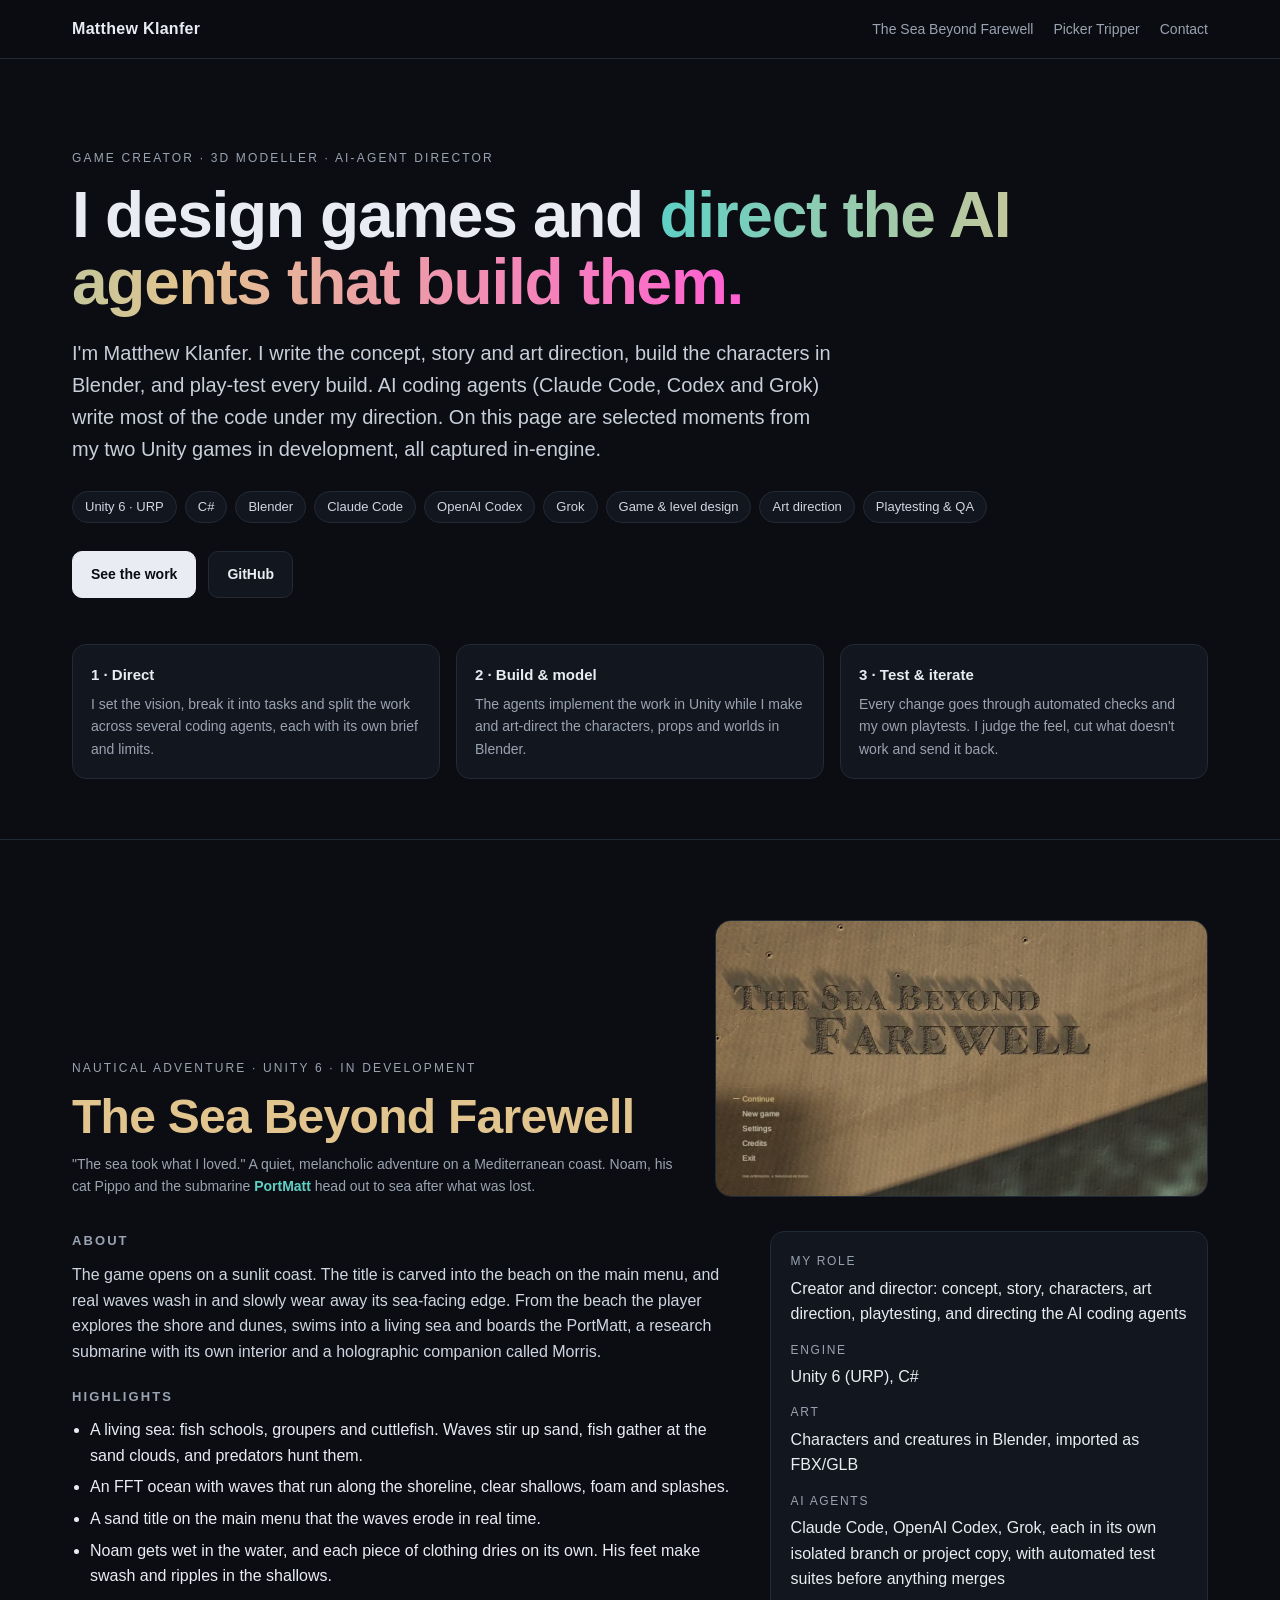
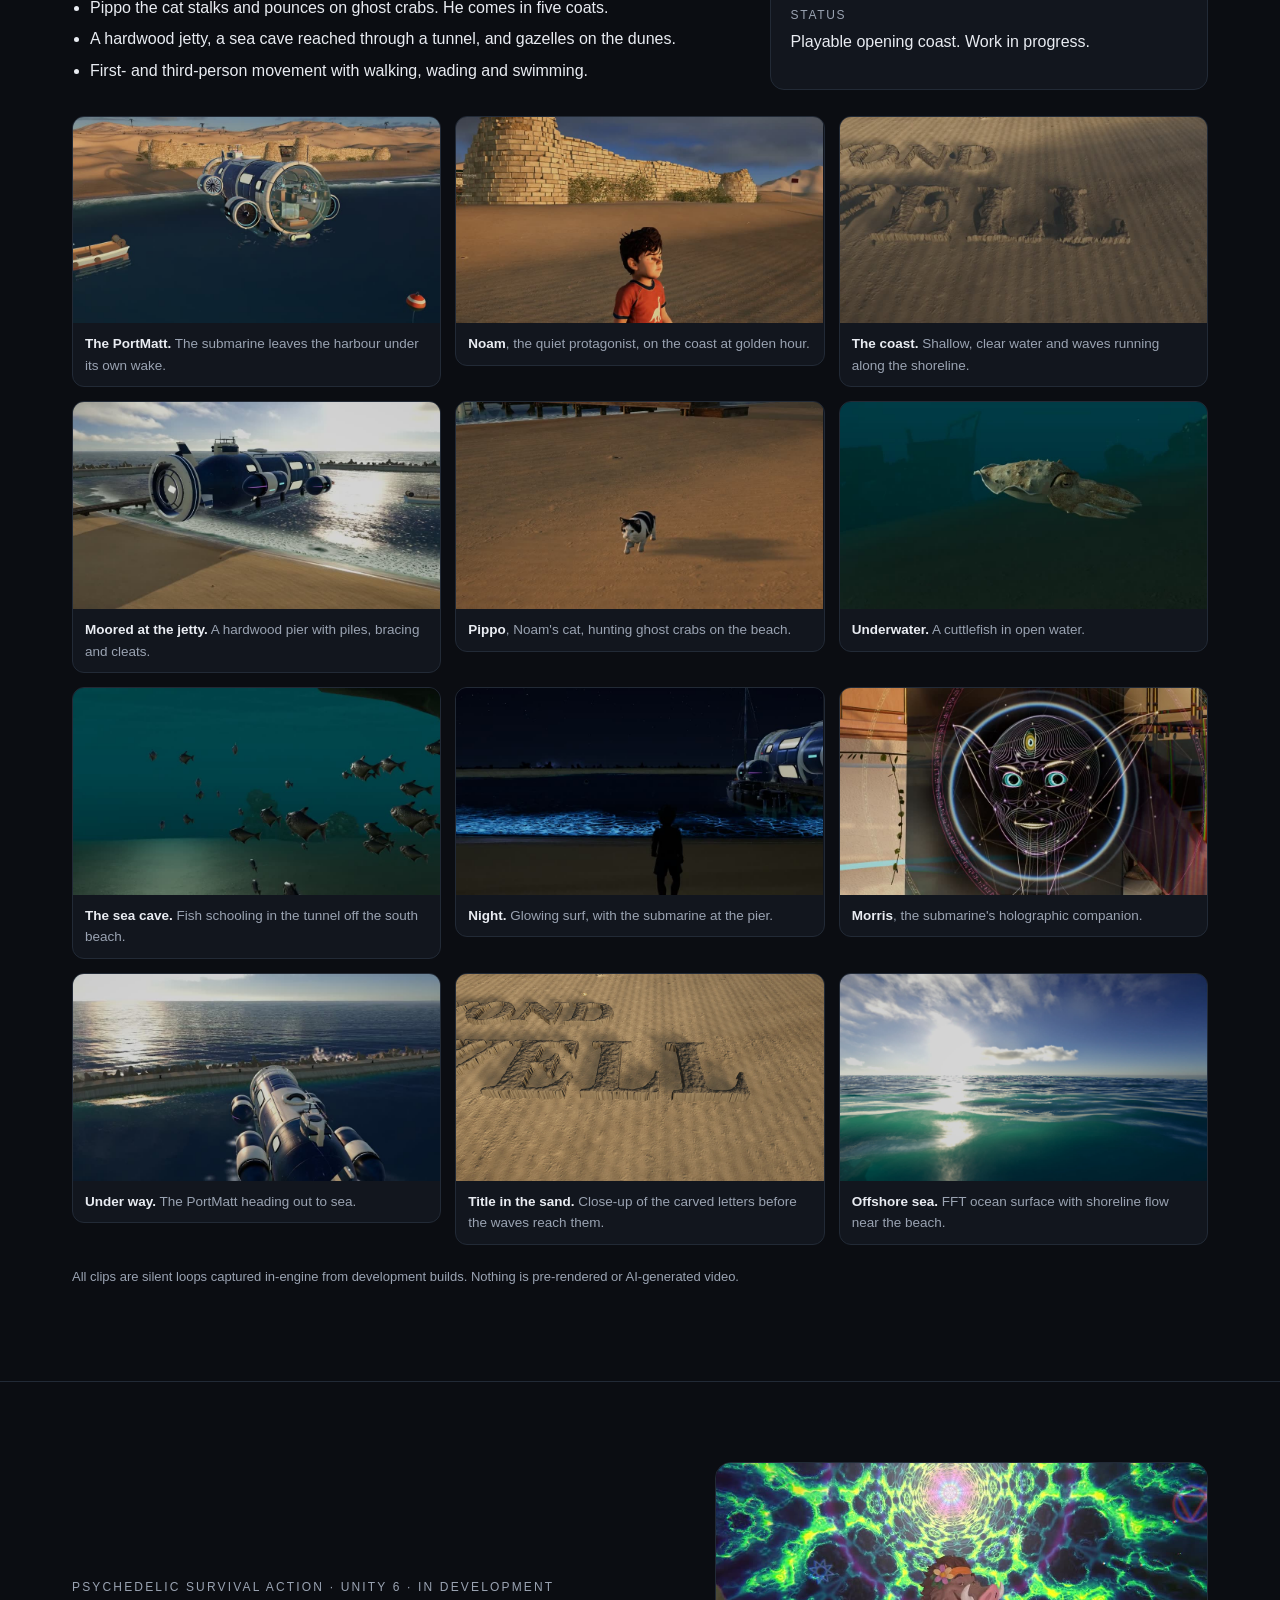
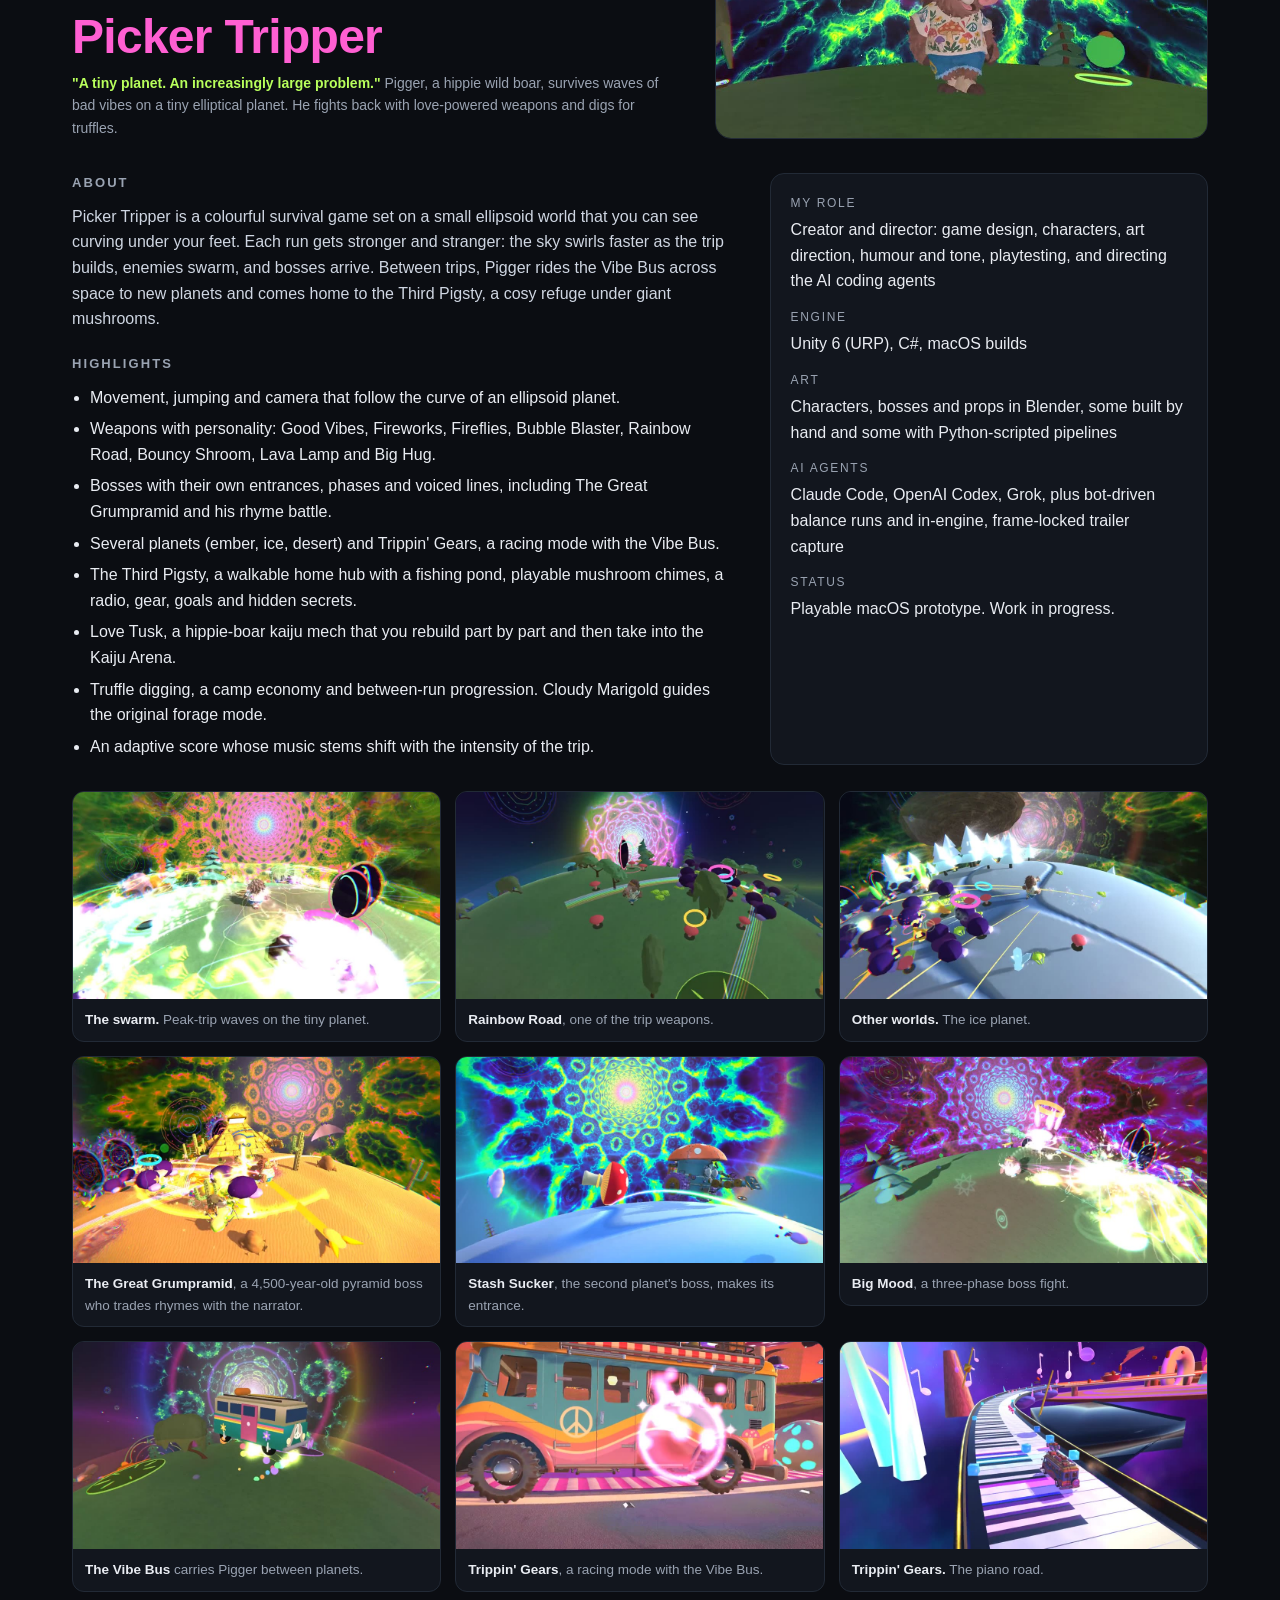
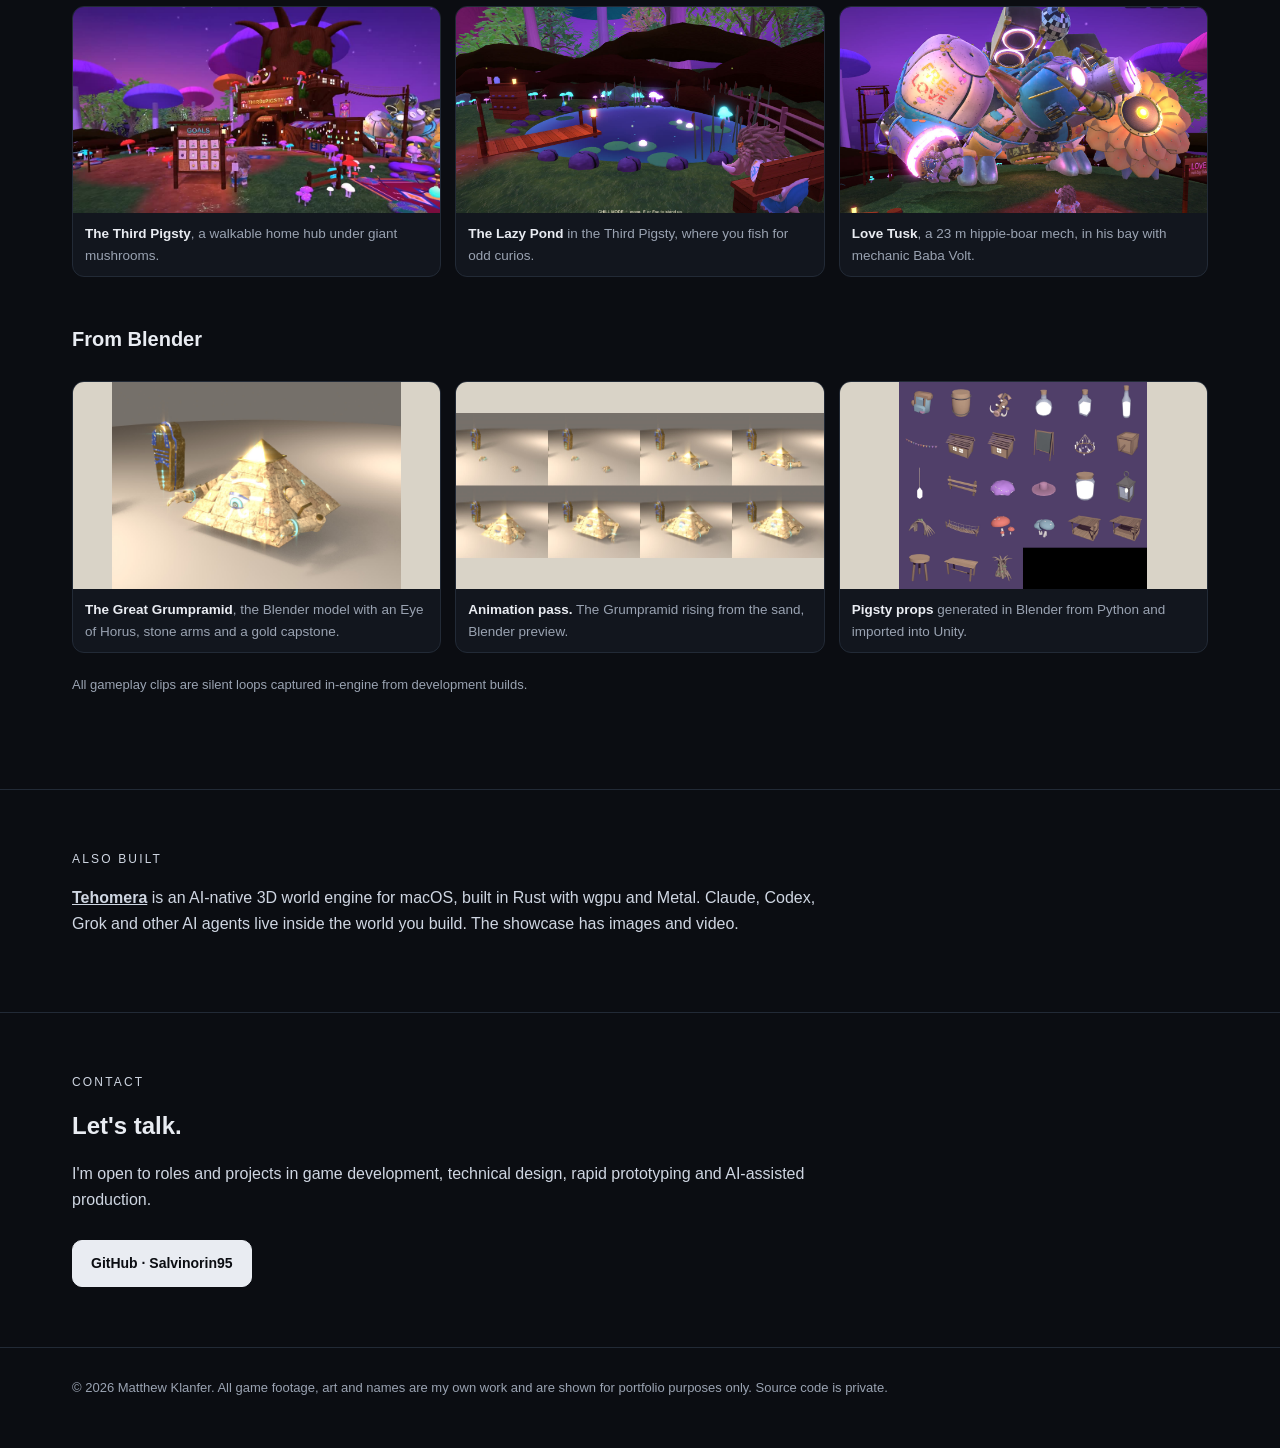
<file: index.html>
<!doctype html>
<html lang="en">
<head>
<meta charset="utf-8">
<meta name="viewport" content="width=device-width,initial-scale=1">
<title>Matthew Klanfer | Game Creator & 3D Artist</title>
<meta name="description" content="Portfolio of Matthew Klanfer, a game creator and 3D modeller who builds Unity games by directing AI coding agents. Selected work: The Sea Beyond Farewell and Picker Tripper.">
<meta property="og:title" content="Matthew Klanfer | Game Creator & 3D Artist">
<meta property="og:description" content="Unity games built by directing AI coding agents: The Sea Beyond Farewell and Picker Tripper.">
<meta property="og:image" content="media/sea/sub_aerial.jpg">
<meta name="theme-color" content="#0b0d12">
<link rel="stylesheet" href="style.css">
</head>
<body>
<nav><div class="wrap">
  <a class="brand" href="#top">Matthew Klanfer</a>
  <ul>
    <li><a href="#sea"><span class="full">The Sea Beyond Farewell</span><span class="short">Sea</span></a></li>
    <li><a href="#picker"><span class="full">Picker Tripper</span><span class="short">Picker</span></a></li>
    <li><a href="#contact">Contact</a></li>
  </ul>
</div></nav>

<main id="top">
<section class="hero"><div class="wrap">
  <p class="eyebrow">Game creator · 3D modeller · AI-agent director</p>
  <h1>I design games and <span>direct the AI agents that build them.</span></h1>
  <p class="lead">I'm Matthew Klanfer. I write the concept, story and art direction, build the characters in Blender, and play-test every build. AI coding agents (Claude Code, Codex and Grok) write most of the code under my direction. On this page are selected moments from my two Unity games in development, all captured in-engine.</p>
  <ul class="chips">
    <li>Unity 6 · URP</li><li>C#</li><li>Blender</li><li>Claude Code</li><li>OpenAI Codex</li><li>Grok</li><li>Game & level design</li><li>Art direction</li><li>Playtesting & QA</li>
  </ul>
  <div class="cta">
    <a class="btn primary" href="#sea">See the work</a>
    <a class="btn" href="https://github.com/Salvinorin95" target="_blank" rel="noopener">GitHub</a>
  </div>
  <div class="how">
    <div><h3>1 · Direct</h3><p>I set the vision, break it into tasks and split the work across several coding agents, each with its own brief and limits.</p></div>
    <div><h3>2 · Build & model</h3><p>The agents implement the work in Unity while I make and art-direct the characters, props and worlds in Blender.</p></div>
    <div><h3>3 · Test & iterate</h3><p>Every change goes through automated checks and my own playtests. I judge the feel, cut what doesn't work and send it back.</p></div>
  </div>
</div></section>

<section class="game sea" id="sea"><div class="wrap">
  <header>
    <div>
      <p class="eyebrow">Nautical adventure · Unity 6 · in development</p>
      <h2>The Sea Beyond Farewell</h2>
      <p class="tag">"The sea took what I loved." A quiet, melancholic adventure on a Mediterranean coast. Noam, his cat Pippo and the submarine <b class="accent">PortMatt</b> head out to sea after what was lost.</p>
    </div>
    <div class="feature"><video muted loop playsinline autoplay preload="metadata" poster="media/sea/sand_menu.jpg" data-auto><source src="media/sea/sand_menu.mp4" type="video/mp4"></video></div>
  </header>
  <div class="cols">
    <div>
      <h3>About</h3>
      <p>The game opens on a sunlit coast. The title is carved into the beach on the main menu, and real waves wash in and slowly wear away its sea-facing edge. From the beach the player explores the shore and dunes, swims into a living sea and boards the PortMatt, a research submarine with its own interior and a holographic companion called Morris.</p>
      <h3>Highlights</h3>
      <ul>
        <li>A living sea: fish schools, groupers and cuttlefish. Waves stir up sand, fish gather at the sand clouds, and predators hunt them.</li>
        <li>An FFT ocean with waves that run along the shoreline, clear shallows, foam and splashes.</li>
        <li>A sand title on the main menu that the waves erode in real time.</li>
        <li>Noam gets wet in the water, and each piece of clothing dries on its own. His feet make swash and ripples in the shallows.</li>
        <li>Pippo the cat stalks and pounces on ghost crabs. He comes in five coats.</li>
        <li>A hardwood jetty, a sea cave reached through a tunnel, and gazelles on the dunes.</li>
        <li>First- and third-person movement with walking, wading and swimming.</li>
      </ul>
    </div>
    <aside class="meta"><dl>
      <dt>My role</dt><dd>Creator and director: concept, story, characters, art direction, playtesting, and directing the AI coding agents</dd>
      <dt>Engine</dt><dd>Unity 6 (URP), C#</dd>
      <dt>Art</dt><dd>Characters and creatures in Blender, imported as FBX/GLB</dd>
      <dt>AI agents</dt><dd>Claude Code, OpenAI Codex, Grok, each in its own isolated branch or project copy, with automated test suites before anything merges</dd>
      <dt>Status</dt><dd>Playable opening coast. Work in progress.</dd>
    </dl></aside>
  </div>
  <div class="grid">
<figure><video muted loop playsinline preload="none" poster="media/sea/sub_aerial.jpg" data-auto><source src="media/sea/sub_aerial.mp4" type="video/mp4"></video><figcaption><b>The PortMatt.</b> The submarine leaves the harbour under its own wake.</figcaption></figure>
<figure><video muted loop playsinline preload="none" poster="media/sea/noam.jpg" data-auto><source src="media/sea/noam.mp4" type="video/mp4"></video><figcaption><b>Noam</b>, the quiet protagonist, on the coast at golden hour.</figcaption></figure>
<figure><video muted loop playsinline preload="none" poster="media/sea/coast_wade.jpg" data-auto><source src="media/sea/coast_wade.mp4" type="video/mp4"></video><figcaption><b>The coast.</b> Shallow, clear water and waves running along the shoreline.</figcaption></figure>
<figure><video muted loop playsinline preload="none" poster="media/sea/sub_jetty.jpg" data-auto><source src="media/sea/sub_jetty.mp4" type="video/mp4"></video><figcaption><b>Moored at the jetty.</b> A hardwood pier with piles, bracing and cleats.</figcaption></figure>
<figure><video muted loop playsinline preload="none" poster="media/sea/pippo.jpg" data-auto><source src="media/sea/pippo.mp4" type="video/mp4"></video><figcaption><b>Pippo</b>, Noam's cat, hunting ghost crabs on the beach.</figcaption></figure>
<figure><video muted loop playsinline preload="none" poster="media/sea/cuttlefish.jpg" data-auto><source src="media/sea/cuttlefish.mp4" type="video/mp4"></video><figcaption><b>Underwater.</b> A cuttlefish in open water.</figcaption></figure>
<figure><video muted loop playsinline preload="none" poster="media/sea/sea_cave.jpg" data-auto><source src="media/sea/sea_cave.mp4" type="video/mp4"></video><figcaption><b>The sea cave.</b> Fish schooling in the tunnel off the south beach.</figcaption></figure>
<figure><video muted loop playsinline preload="none" poster="media/sea/night_surf.jpg" data-auto><source src="media/sea/night_surf.mp4" type="video/mp4"></video><figcaption><b>Night.</b> Glowing surf, with the submarine at the pier.</figcaption></figure>
<figure><video muted loop playsinline preload="none" poster="media/sea/morris.jpg" data-auto><source src="media/sea/morris.mp4" type="video/mp4"></video><figcaption><b>Morris</b>, the submarine's holographic companion.</figcaption></figure>
<figure><video muted loop playsinline preload="none" poster="media/sea/sub_wake.jpg" data-auto><source src="media/sea/sub_wake.mp4" type="video/mp4"></video><figcaption><b>Under way.</b> The PortMatt heading out to sea.</figcaption></figure>
<figure><img src="media/sea/still_sand_letters.jpg" alt="Title in the sand. Close-up of the carved letters before the waves reach them." loading="lazy"><figcaption><b>Title in the sand.</b> Close-up of the carved letters before the waves reach them.</figcaption></figure>
<figure><img src="media/sea/still_offshore.jpg" alt="Offshore sea. FFT ocean surface with shoreline flow near the beach." loading="lazy"><figcaption><b>Offshore sea.</b> FFT ocean surface with shoreline flow near the beach.</figcaption></figure>
  </div>
  <p class="note">All clips are silent loops captured in-engine from development builds. Nothing is pre-rendered or AI-generated video.</p>
</div></section>

<section class="game pt" id="picker"><div class="wrap">
  <header>
    <div>
      <p class="eyebrow">Psychedelic survival action · Unity 6 · in development</p>
      <h2>Picker Tripper</h2>
      <p class="tag"><b class="accent">"A tiny planet. An increasingly large problem."</b> Pigger, a hippie wild boar, survives waves of bad vibes on a tiny elliptical planet. He fights back with love-powered weapons and digs for truffles.</p>
    </div>
    <div class="feature"><video muted loop playsinline autoplay preload="metadata" poster="media/pt/hero_dance.jpg" data-auto><source src="media/pt/hero_dance.mp4" type="video/mp4"></video></div>
  </header>
  <div class="cols">
    <div>
      <h3>About</h3>
      <p>Picker Tripper is a colourful survival game set on a small ellipsoid world that you can see curving under your feet. Each run gets stronger and stranger: the sky swirls faster as the trip builds, enemies swarm, and bosses arrive. Between trips, Pigger rides the Vibe Bus across space to new planets and comes home to the Third Pigsty, a cosy refuge under giant mushrooms.</p>
      <h3>Highlights</h3>
      <ul>
        <li>Movement, jumping and camera that follow the curve of an ellipsoid planet.</li>
        <li>Weapons with personality: Good Vibes, Fireworks, Fireflies, Bubble Blaster, Rainbow Road, Bouncy Shroom, Lava Lamp and Big Hug.</li>
        <li>Bosses with their own entrances, phases and voiced lines, including The Great Grumpramid and his rhyme battle.</li>
        <li>Several planets (ember, ice, desert) and Trippin' Gears, a racing mode with the Vibe Bus.</li>
        <li>The Third Pigsty, a walkable home hub with a fishing pond, playable mushroom chimes, a radio, gear, goals and hidden secrets.</li>
        <li>Love Tusk, a hippie-boar kaiju mech that you rebuild part by part and then take into the Kaiju Arena.</li>
        <li>Truffle digging, a camp economy and between-run progression. Cloudy Marigold guides the original forage mode.</li>
        <li>An adaptive score whose music stems shift with the intensity of the trip.</li>
      </ul>
    </div>
    <aside class="meta"><dl>
      <dt>My role</dt><dd>Creator and director: game design, characters, art direction, humour and tone, playtesting, and directing the AI coding agents</dd>
      <dt>Engine</dt><dd>Unity 6 (URP), C#, macOS builds</dd>
      <dt>Art</dt><dd>Characters, bosses and props in Blender, some built by hand and some with Python-scripted pipelines</dd>
      <dt>AI agents</dt><dd>Claude Code, OpenAI Codex, Grok, plus bot-driven balance runs and in-engine, frame-locked trailer capture</dd>
      <dt>Status</dt><dd>Playable macOS prototype. Work in progress.</dd>
    </dl></aside>
  </div>
  <div class="grid">
<figure><video muted loop playsinline preload="none" poster="media/pt/swarm.jpg" data-auto><source src="media/pt/swarm.mp4" type="video/mp4"></video><figcaption><b>The swarm.</b> Peak-trip waves on the tiny planet.</figcaption></figure>
<figure><video muted loop playsinline preload="none" poster="media/pt/rainbow_road.jpg" data-auto><source src="media/pt/rainbow_road.mp4" type="video/mp4"></video><figcaption><b>Rainbow Road</b>, one of the trip weapons.</figcaption></figure>
<figure><video muted loop playsinline preload="none" poster="media/pt/planet_ice.jpg" data-auto><source src="media/pt/planet_ice.mp4" type="video/mp4"></video><figcaption><b>Other worlds.</b> The ice planet.</figcaption></figure>
<figure><video muted loop playsinline preload="none" poster="media/pt/boss_grumpramid.jpg" data-auto><source src="media/pt/boss_grumpramid.mp4" type="video/mp4"></video><figcaption><b>The Great Grumpramid</b>, a 4,500-year-old pyramid boss who trades rhymes with the narrator.</figcaption></figure>
<figure><video muted loop playsinline preload="none" poster="media/pt/boss_stashsucker.jpg" data-auto><source src="media/pt/boss_stashsucker.mp4" type="video/mp4"></video><figcaption><b>Stash Sucker</b>, the second planet's boss, makes its entrance.</figcaption></figure>
<figure><video muted loop playsinline preload="none" poster="media/pt/boss_bigmood.jpg" data-auto><source src="media/pt/boss_bigmood.mp4" type="video/mp4"></video><figcaption><b>Big Mood</b>, a three-phase boss fight.</figcaption></figure>
<figure><video muted loop playsinline preload="none" poster="media/pt/vibe_bus.jpg" data-auto><source src="media/pt/vibe_bus.mp4" type="video/mp4"></video><figcaption><b>The Vibe Bus</b> carries Pigger between planets.</figcaption></figure>
<figure><video muted loop playsinline preload="none" poster="media/pt/gears_mushrooms.jpg" data-auto><source src="media/pt/gears_mushrooms.mp4" type="video/mp4"></video><figcaption><b>Trippin' Gears</b>, a racing mode with the Vibe Bus.</figcaption></figure>
<figure><video muted loop playsinline preload="none" poster="media/pt/gears_piano.jpg" data-auto><source src="media/pt/gears_piano.mp4" type="video/mp4"></video><figcaption><b>Trippin' Gears.</b> The piano road.</figcaption></figure>
<figure><video muted loop playsinline preload="none" poster="media/pt/pigsty.jpg" data-auto><source src="media/pt/pigsty.mp4" type="video/mp4"></video><figcaption><b>The Third Pigsty</b>, a walkable home hub under giant mushrooms.</figcaption></figure>
<figure><img src="media/pt/still_pond.jpg" alt="The Lazy Pond in the Third Pigsty, where you fish for odd curios." loading="lazy"><figcaption><b>The Lazy Pond</b> in the Third Pigsty, where you fish for odd curios.</figcaption></figure>
<figure><img src="media/pt/still_lovetusk.jpg" alt="Love Tusk, a 23 m hippie-boar mech, in his bay with mechanic Baba Volt." loading="lazy"><figcaption><b>Love Tusk</b>, a 23 m hippie-boar mech, in his bay with mechanic Baba Volt.</figcaption></figure>
  </div>
  <h3 class="subhead">From Blender</h3>
  <div class="grid">
<figure><img src="media/pt/model_grumpramid.jpg" alt="The Great Grumpramid, the Blender model with an Eye of Horus, stone arms and a gold capstone." loading="lazy" class="contain"><figcaption><b>The Great Grumpramid</b>, the Blender model with an Eye of Horus, stone arms and a gold capstone.</figcaption></figure>
<figure><img src="media/pt/model_grumpramid_rise.jpg" alt="Animation pass. The Grumpramid rising from the sand, Blender preview." loading="lazy" class="contain"><figcaption><b>Animation pass.</b> The Grumpramid rising from the sand, Blender preview.</figcaption></figure>
<figure><img src="media/pt/model_props.jpg" alt="Pigsty props generated in Blender from Python and imported into Unity." loading="lazy" class="contain"><figcaption><b>Pigsty props</b> generated in Blender from Python and imported into Unity.</figcaption></figure>
  </div>
  <p class="note">All gameplay clips are silent loops captured in-engine from development builds.</p>
</div></section>

<section class="also"><div class="wrap">
  <p class="eyebrow">Also built</p>
  <p><a href="https://github.com/Salvinorin95/Tehomera-Showcase" target="_blank" rel="noopener"><b>Tehomera</b></a> is an AI-native 3D world engine for macOS, built in Rust with wgpu and Metal. Claude, Codex, Grok and other AI agents live inside the world you build. The showcase has images and video.</p>
</div></section>

<section class="contact" id="contact"><div class="wrap">
  <p class="eyebrow">Contact</p>
  <h2 style="margin:0 0 10px">Let's talk.</h2>
  <p>I'm open to roles and projects in game development, technical design, rapid prototyping and AI-assisted production.</p>
  <div class="cta"><a class="btn primary" href="https://github.com/Salvinorin95" target="_blank" rel="noopener">GitHub · Salvinorin95</a></div>
</div></section>
</main>

<footer><div class="wrap">© 2026 Matthew Klanfer. All game footage, art and names are my own work and are shown for portfolio purposes only. Source code is private.</div></footer>

<script>
(function(){
  var vids=[].slice.call(document.querySelectorAll('video[data-auto]'));
  var reduce=window.matchMedia&&window.matchMedia('(prefers-reduced-motion: reduce)').matches;
  if(!('IntersectionObserver' in window)){vids.forEach(function(v){v.setAttribute('controls','');});return;}
  var io=new IntersectionObserver(function(es){es.forEach(function(e){var v=e.target;
    if(e.isIntersecting&&!reduce){var p=v.play();if(p&&p.catch)p.catch(function(){});}else{v.pause();}
  });},{threshold:0.35});
  vids.forEach(function(v){v.muted=true;io.observe(v);});
})();
</script>
</body>
</html>
</file>
<file: style.css>
:root{--bg:#0b0d12;--panel:#12161e;--text:#e9ecf2;--muted:#9aa3b2;--line:#222a36;--sea:#5fd0c5;--sand:#e2c48f;--pt:#ff5fd2;--lime:#b8ff5c;--max:1180px}
*{box-sizing:border-box}html{scroll-behavior:smooth}
body{margin:0;background:var(--bg);color:var(--text);font:16px/1.6 -apple-system,BlinkMacSystemFont,"Segoe UI",Inter,Roboto,Helvetica,Arial,sans-serif;-webkit-font-smoothing:antialiased}
a{color:inherit}img,video{display:block;max-width:100%}
.wrap{max-width:var(--max);margin:0 auto;padding:0 22px}
nav{position:sticky;top:0;z-index:10;background:rgba(11,13,18,.82);backdrop-filter:blur(10px);-webkit-backdrop-filter:blur(10px);border-bottom:1px solid var(--line)}
nav .wrap{display:flex;align-items:center;justify-content:space-between;height:58px;gap:16px}
nav .brand{font-weight:700;letter-spacing:.02em;text-decoration:none}
nav ul{display:flex;gap:20px;list-style:none;margin:0;padding:0;font-size:14px}
nav ul a{text-decoration:none;color:var(--muted)}nav ul a:hover{color:var(--text)}
.hero{padding:90px 0 60px;border-bottom:1px solid var(--line)}
.eyebrow{text-transform:uppercase;letter-spacing:.18em;font-size:12px;color:var(--muted);margin:0 0 14px}
h1{font-size:clamp(36px,6vw,64px);line-height:1.05;margin:0 0 20px;letter-spacing:-.02em}
h1 span{background:linear-gradient(90deg,var(--sea),var(--sand) 45%,var(--pt));-webkit-background-clip:text;background-clip:text;color:transparent}
.lead{font-size:clamp(17px,2.2vw,20px);color:#c8cfdb;max-width:760px;margin:0 0 26px}
.chips{display:flex;flex-wrap:wrap;gap:8px;margin:0;padding:0;list-style:none}
.chips li{border:1px solid var(--line);background:var(--panel);border-radius:999px;padding:5px 12px;font-size:13px;color:#cfd6e2}
.cta{display:flex;flex-wrap:wrap;gap:12px;margin-top:28px}
.btn{display:inline-block;padding:11px 18px;border-radius:10px;border:1px solid var(--line);background:var(--panel);text-decoration:none;font-weight:600;font-size:14px}
.btn.primary{background:var(--text);color:var(--bg);border-color:var(--text)}
.how{display:grid;grid-template-columns:repeat(3,1fr);gap:16px;margin-top:46px}
.how div{background:var(--panel);border:1px solid var(--line);border-radius:14px;padding:18px}
.how h3{margin:0 0 6px;font-size:15px}.how p{margin:0;color:var(--muted);font-size:14px}
section.game{padding:80px 0;border-bottom:1px solid var(--line)}
.game header{display:grid;grid-template-columns:1.1fr .9fr;gap:40px;align-items:end;margin-bottom:30px}
.game h2{font-size:clamp(30px,4.6vw,48px);line-height:1.05;margin:0 0 10px;letter-spacing:-.015em}
.tag{font-size:14px;color:var(--muted);margin:0}
.sea h2{color:var(--sand)}.pt h2{color:var(--pt)}
.sea .accent{color:var(--sea)}.pt .accent{color:var(--lime)}
.feature{position:relative;border-radius:16px;overflow:hidden;border:1px solid var(--line);background:#000;aspect-ratio:16/9}
.feature video,.feature img{width:100%;height:100%;object-fit:cover}
.cols{display:grid;grid-template-columns:1.2fr .8fr;gap:40px;margin:34px 0 10px}
.cols h3{font-size:13px;text-transform:uppercase;letter-spacing:.16em;color:var(--muted);margin:22px 0 10px}
.cols h3:first-child{margin-top:0}
.cols ul{margin:0;padding-left:18px}.cols li{margin:6px 0}
.cols p{margin:0 0 12px;color:#cfd6e2}
.meta{background:var(--panel);border:1px solid var(--line);border-radius:14px;padding:20px}
.meta dl{margin:0}.meta dt{font-size:12px;text-transform:uppercase;letter-spacing:.14em;color:var(--muted);margin-top:14px}
.meta dt:first-child{margin-top:0}.meta dd{margin:4px 0 0}
.grid{display:grid;grid-template-columns:repeat(3,1fr);gap:14px;margin-top:26px;align-items:start}
.grid figure{margin:0;background:var(--panel);border:1px solid var(--line);border-radius:12px;overflow:hidden}
.grid figure.wide{grid-column:span 2}
.grid video,.grid img{width:100%;aspect-ratio:16/9;object-fit:cover;background:#000}
.grid figure.wide video,.grid figure.wide img{aspect-ratio:16/9}
.grid img.contain{object-fit:contain;background:#d9d3c7}
figcaption{padding:10px 12px;font-size:13.5px;color:var(--muted)}figcaption b{color:var(--text);font-weight:600}
.subhead{margin:46px 0 0;font-size:20px}
.note{font-size:13px;color:var(--muted);margin-top:22px}
.also,.contact{padding:60px 0}
.also{border-bottom:1px solid var(--line)}
.also p,.contact p{color:#cfd6e2;max-width:760px}
footer{padding:30px 0 50px;color:var(--muted);font-size:13px;border-top:1px solid var(--line)}
@media (max-width:900px){.game header,.cols{grid-template-columns:1fr;gap:20px}.how{grid-template-columns:1fr}.grid{grid-template-columns:1fr 1fr}.grid figure.wide{grid-column:span 2}}
@media (max-width:560px){nav ul{gap:12px;font-size:13px}nav ul li.hide-sm{display:none}.hero{padding:56px 0 40px}section.game{padding:56px 0}.grid{grid-template-columns:1fr}.grid figure.wide{grid-column:auto}}
@media (prefers-reduced-motion:reduce){html{scroll-behavior:auto}}
nav .short{display:none}nav .brand{white-space:nowrap}
@media (max-width:640px){nav .full{display:none}nav .short{display:inline}}
</file>
